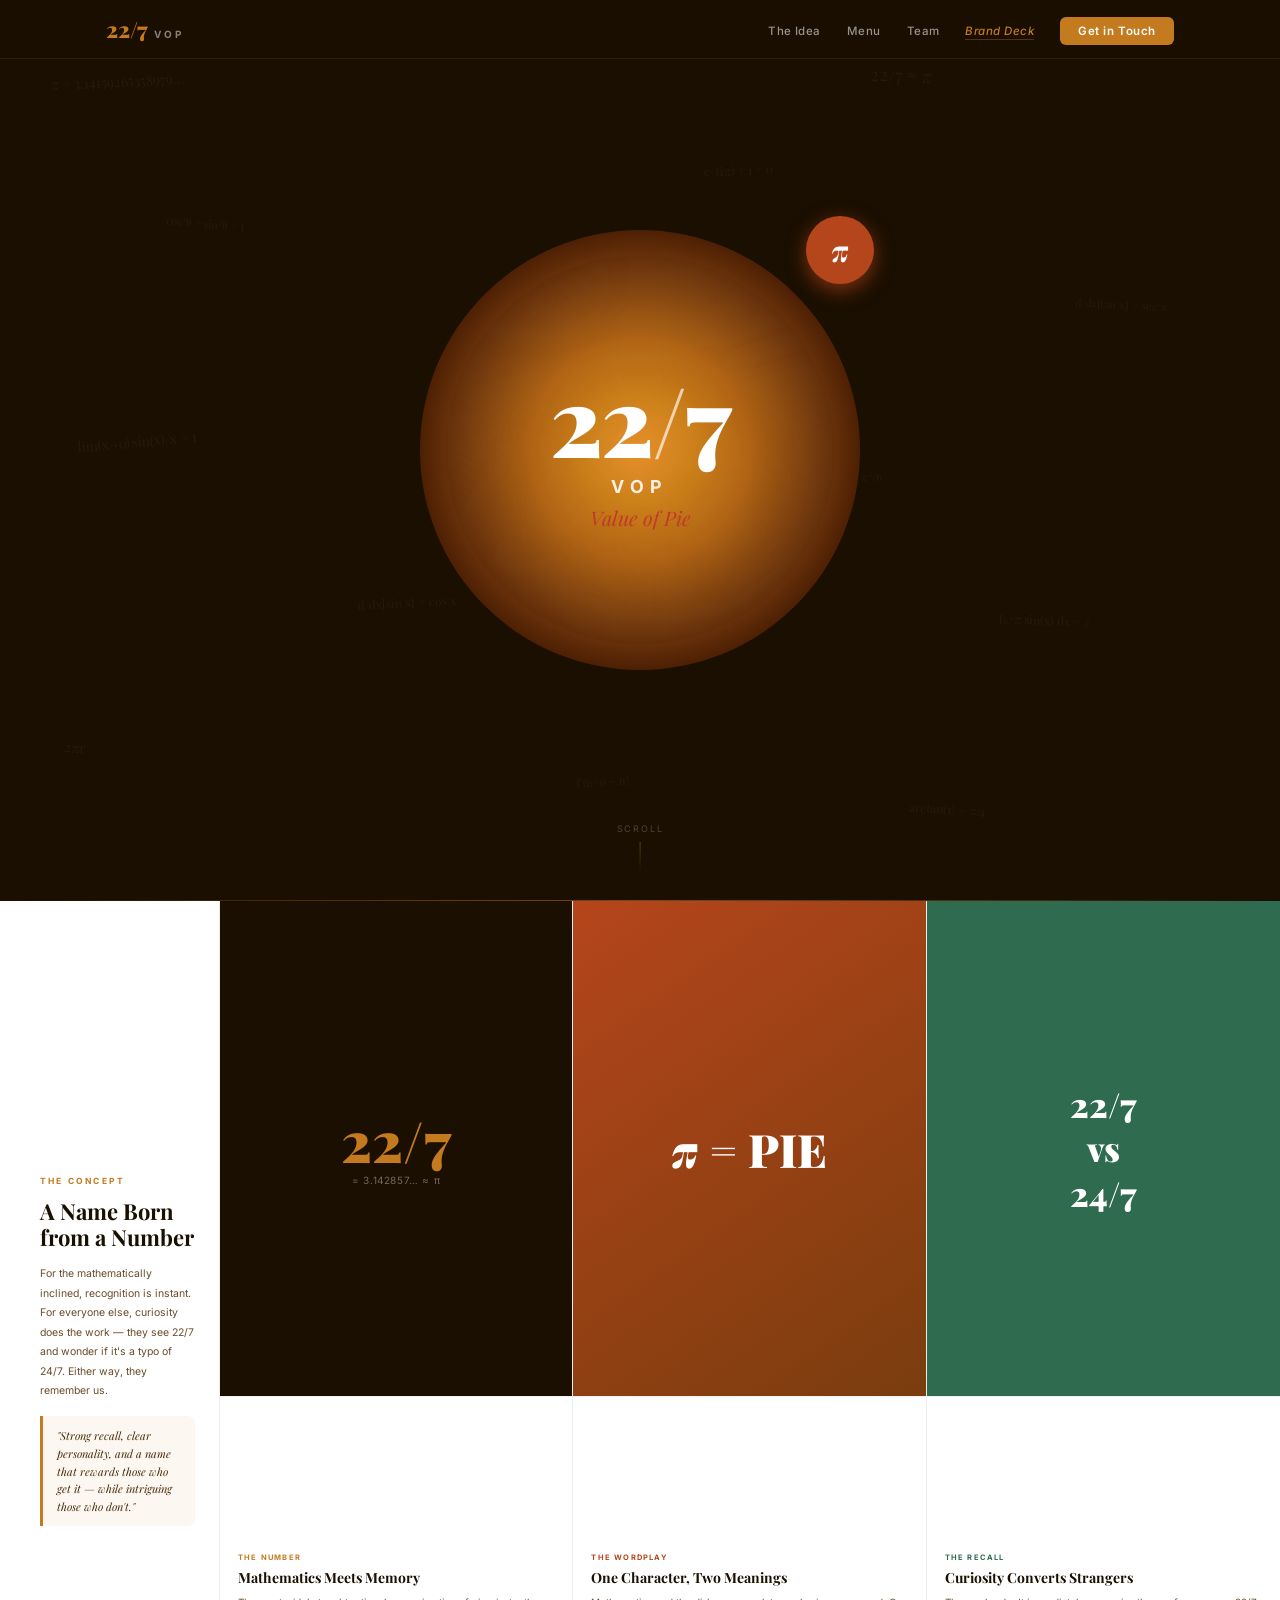
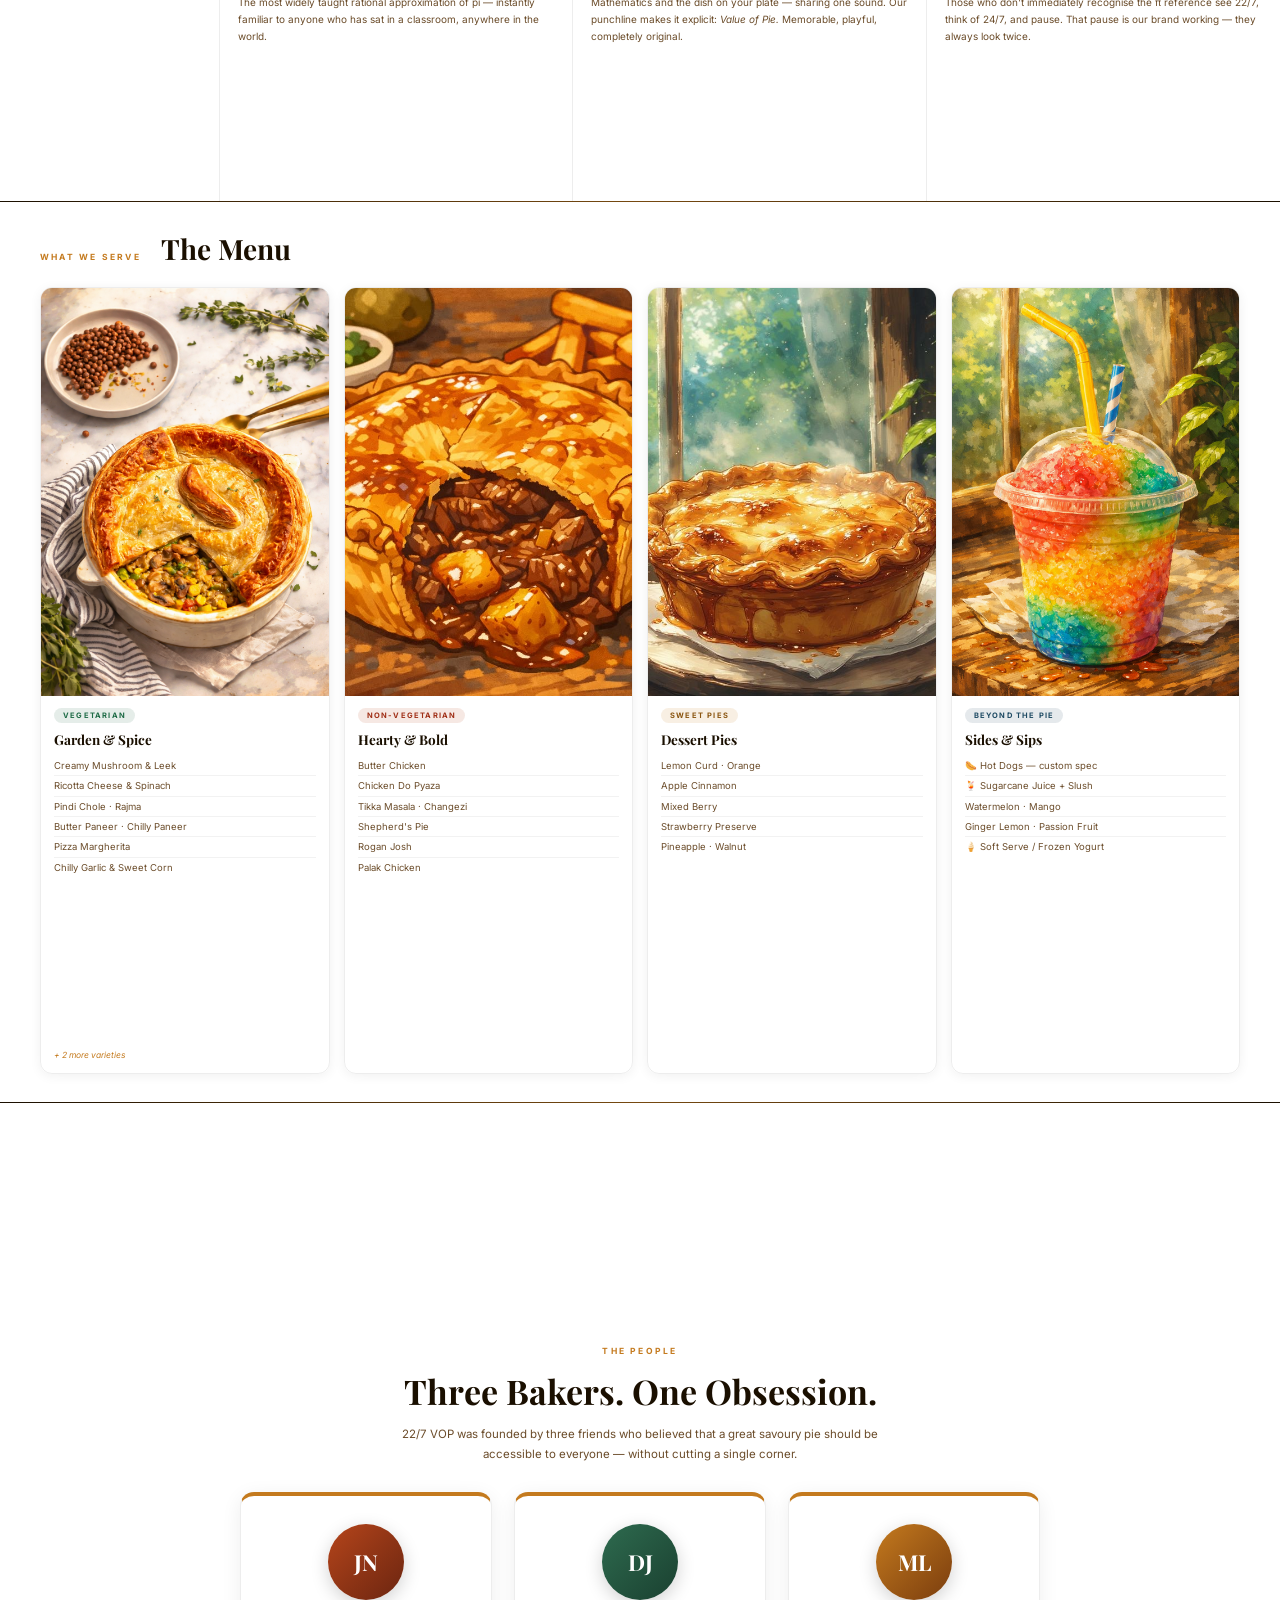
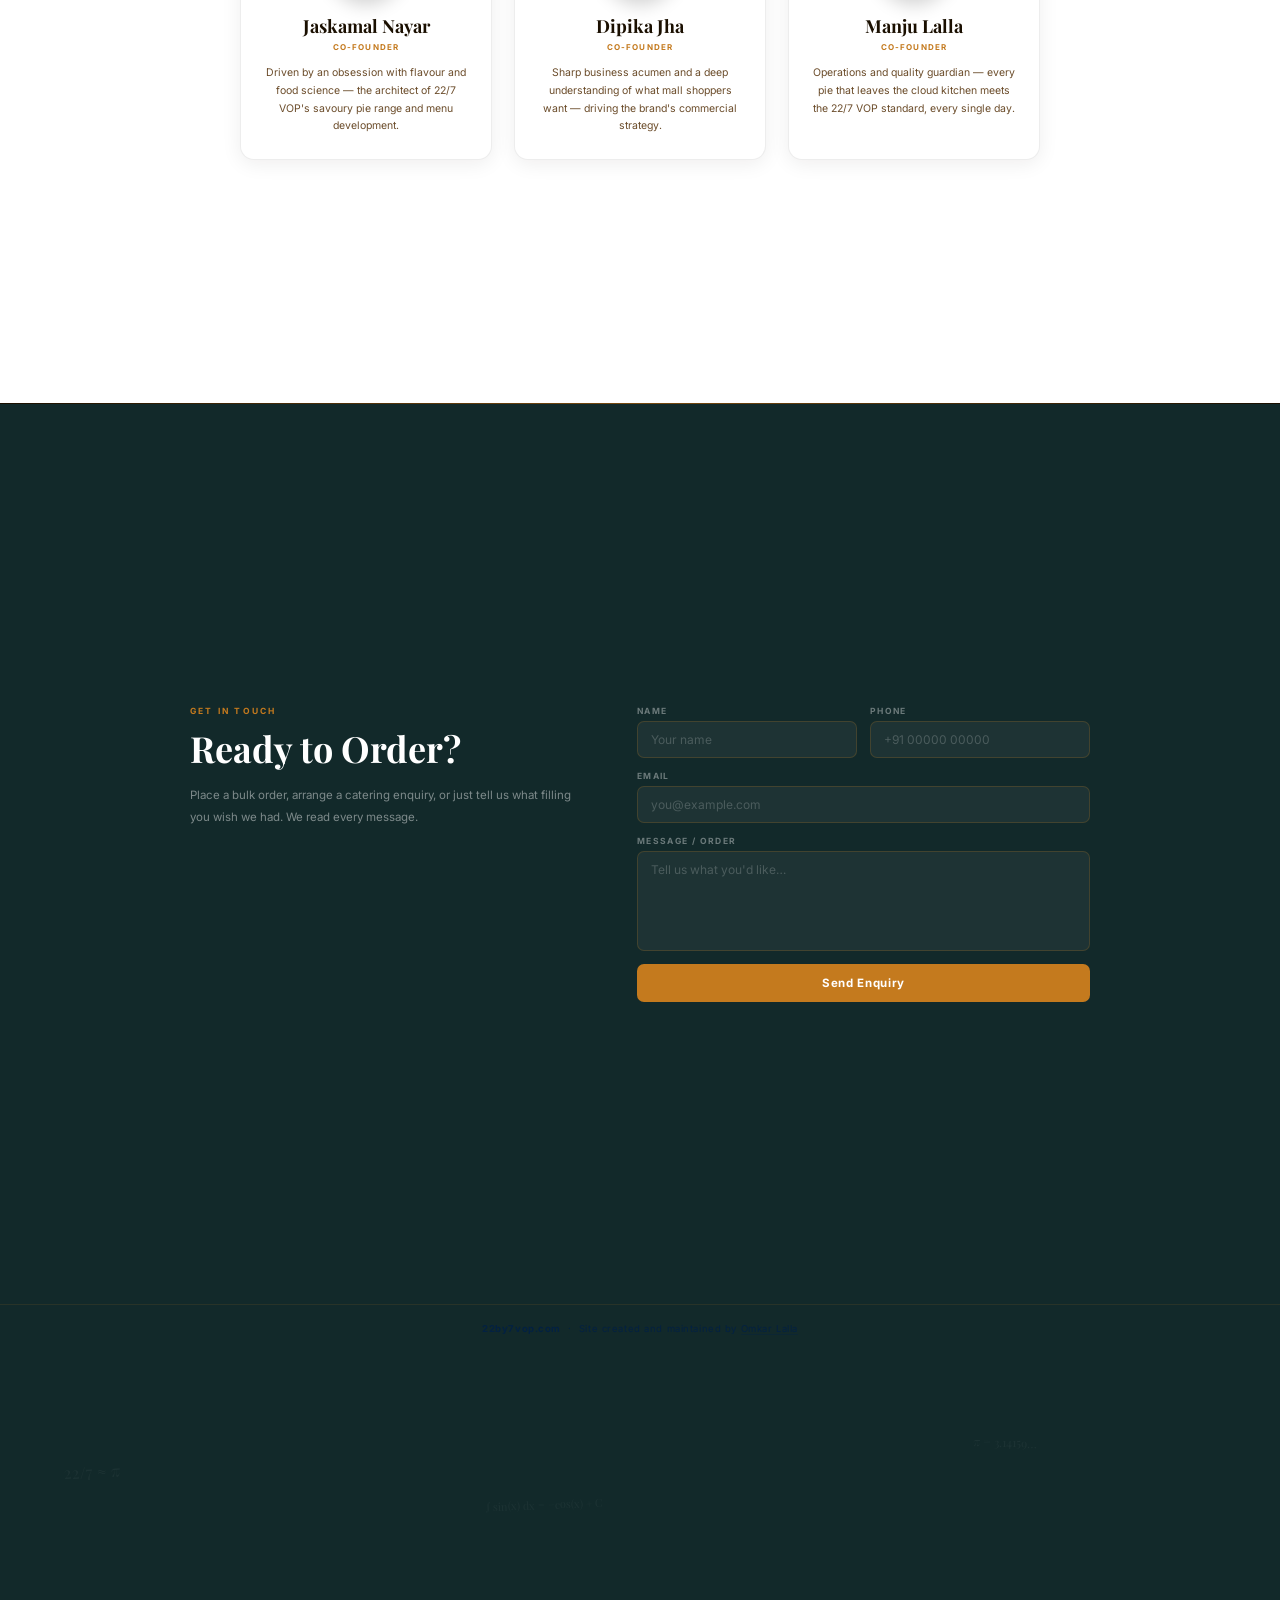
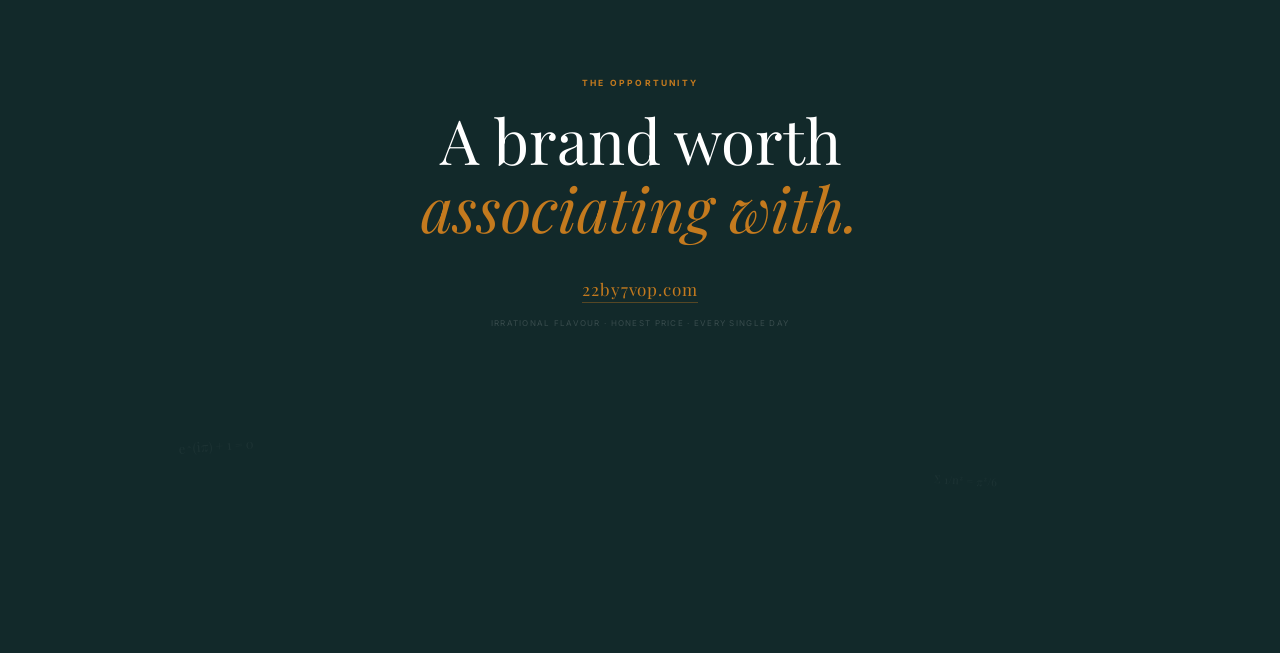
<file: index.html>
<!DOCTYPE html>
<html lang="en">
<head>
  <meta charset="UTF-8" />
  <meta name="viewport" content="width=device-width, initial-scale=1.0" />
  <title>22/7 VOP — Value of Pie</title>
  <link rel="preconnect" href="https://fonts.googleapis.com" />
  <link href="https://fonts.googleapis.com/css2?family=Playfair+Display:ital,wght@0,400;0,700;0,900;1,400;1,700&family=Inter:wght@300;400;500;600;700&display=swap" rel="stylesheet" />
  <style>
    :root {
      --crust:    #c47a1e;
      --crust-dk: #7a3d0e;
      --filling:  #b5451b;
      --herb:     #2e6b4f;
      --dark:     #1a0f00;
      --mid:      #4a2c0a;
      --muted:    #6b4c2a;
      --teal:     rgb(18, 41, 42);
    }

    *, *::before, *::after { box-sizing: border-box; margin: 0; padding: 0; }

    html { scroll-behavior: smooth; }

    body {
      font-family: 'Inter', sans-serif;
      background: var(--dark);
      overflow-x: hidden;
      user-select: none;
    }

    /* re-enable selection only inside form fields */
    input, textarea { user-select: text; }

    /* ── NAV ── */
    .nav {
      position: fixed; top: 0; left: 0; right: 0; z-index: 200;
      background: rgba(26,15,0,0.86);
      backdrop-filter: blur(16px);
      border-bottom: 1px solid rgba(196,122,30,0.14);
    }
    .nav-inner {
      max-width: 1140px; margin: 0 auto; padding: 0 36px;
      height: 58px; display: flex; align-items: center; justify-content: space-between;
    }
    .logo { display: flex; align-items: baseline; gap: 6px; text-decoration: none; }
    .logo-fraction {
      font-family: 'Playfair Display', serif; font-weight: 900; font-size: 22px;
      color: var(--crust); letter-spacing: -.01em;
    }
    .logo-vop {
      font-size: 10px; font-weight: 700; letter-spacing: .28em;
      text-transform: uppercase; color: rgba(255,255,255,.48);
    }
    .nav-links { list-style: none; display: flex; align-items: center; gap: 26px; }
    .nav-links a {
      font-size: 11.5px; font-weight: 500; color: rgba(255,255,255,.55);
      text-decoration: none; letter-spacing: .04em; transition: color .2s;
    }
    .nav-links a:hover { color: #fff; }
    .nav-links .btn-pitch {
      font-style: italic; color: var(--crust);
      border-bottom: 1px solid rgba(196,122,30,.35); padding-bottom: 1px;
    }
    .nav-links .btn-pitch:hover { color: #e09030; border-color: #e09030; }
    .nav-links .btn-nav {
      background: var(--crust); color: #fff !important;
      padding: 7px 18px; border-radius: 6px; font-weight: 600; font-style: normal;
      letter-spacing: .05em; border-bottom: none;
    }
    .nav-links .btn-nav:hover { background: #d4881f; }

    /* ── SHARED ── */
    .eyebrow {
      font-size: 8.5px; font-weight: 700; letter-spacing: .26em;
      text-transform: uppercase; color: var(--crust); display: block; margin-bottom: 12px;
    }

    /* ── SECTION BREAK ── */
    .vbreak {
      height: 1px;
      background: linear-gradient(90deg,
        transparent 0%,
        rgba(196,122,30,.22) 18%,
        rgba(196,122,30,.55) 50%,
        rgba(196,122,30,.22) 82%,
        transparent 100%
      );
      position: relative; z-index: 10;
    }

    /* ════════════════════════════════════════
       1 · HERO / COVER
    ════════════════════════════════════════ */
    .s-hero {
      height: 100vh;
      background: var(--dark);
      display: flex; align-items: center; justify-content: center;
      position: relative; overflow: hidden;
    }
    .hero-glow {
      position: absolute; inset: 0; pointer-events: none;
      background:
        radial-gradient(circle 56% at 50% 52%, rgba(196,122,30,.26) 0%, rgba(122,61,14,.10) 44%, transparent 76%),
        radial-gradient(circle 88% at 50% 52%, rgba(74,28,5,.30) 0%, transparent 100%);
    }
    .math-bg {
      position: absolute; inset: 0; pointer-events: none; overflow: hidden;
    }
    .math-bg span {
      position: absolute; font-family: 'Playfair Display', serif;
      white-space: nowrap; opacity: .042; color: #fff;
    }
    .brand-ring { position: relative; z-index: 2; }
    .brand-circle {
      width: clamp(260px, 36vw, 440px); height: clamp(260px, 36vw, 440px);
      border-radius: 50%;
      background: radial-gradient(circle at 50% 50%,
        #f0962c 0%, #d4841a 18%, #b86814 35%,
        #7a3d0e 56%, #3d1500 76%, #1a0f00 92%, #1a0f00 100%
      );
      display: flex; flex-direction: column; align-items: center; justify-content: center;
      text-align: center; padding: 30px; position: relative; overflow: hidden;
    }
    .pie-watermark {
      position: absolute; inset: 0; display: flex; align-items: center; justify-content: center;
      pointer-events: none; z-index: 0;
    }
    .pie-watermark img {
      width: 88%; height: 88%; object-fit: cover; border-radius: 50%; opacity: .042;
      filter: grayscale(100%) brightness(0.16) sepia(1) hue-rotate(155deg) saturate(1.4);
    }
    .bc-num {
      font-family: 'Playfair Display', serif; font-weight: 900;
      font-size: clamp(58px, 7.5vw, 96px);
      color: #fff; line-height: 1; letter-spacing: -.02em; position: relative; z-index: 1;
    }
    .bc-slash { color: rgba(255,255,255,.65); }
    .bc-vop {
      font-weight: 700; font-size: clamp(12px, 1.4vw, 18px); letter-spacing: .38em;
      color: rgba(255,255,255,.88); text-transform: uppercase; margin: 10px 0 8px;
      position: relative; z-index: 1;
    }
    .bc-sub {
      font-family: 'Playfair Display', serif; font-style: italic;
      font-size: clamp(13px, 1.6vw, 20px); color: #c0392b; line-height: 1.3;
      position: relative; z-index: 1;
    }
    .cover-ring {
      position: absolute; top: 50%; left: 50%; transform: translate(-50%,-50%);
      width: calc(clamp(260px, 36vw, 440px) + 42px);
      height: calc(clamp(260px, 36vw, 440px) + 42px);
      border-radius: 50%;
      background: radial-gradient(circle 50% at 50% 50%,
        transparent 0%, transparent 88%,
        rgba(201,121,23,.18) 90%, rgb(201,121,23) 92%,
        rgba(26,15,0,.85) 96%, rgba(26,15,0,0) 100%
      );
      pointer-events: none; z-index: 1;
    }
    .pi-badge {
      position: absolute; top: -14px; right: -14px;
      width: 68px; height: 68px; border-radius: 50%; background: var(--filling); color: #fff;
      font-family: 'Playfair Display', serif; font-size: 30px; font-weight: 700;
      display: flex; align-items: center; justify-content: center;
      box-shadow: 0 6px 20px rgba(181,69,27,.65);
    }
    .hero-scroll-hint {
      position: absolute; bottom: 28px; left: 50%; transform: translateX(-50%);
      font-size: 9px; letter-spacing: .2em; text-transform: uppercase;
      color: rgba(255,255,255,.22);
      display: flex; flex-direction: column; align-items: center; gap: 8px;
      animation: fadeFloat 2.8s ease-in-out infinite;
    }
    .hero-scroll-hint::after {
      content: ''; display: block; width: 1px; height: 30px;
      background: linear-gradient(to bottom, rgba(196,122,30,.45), transparent);
    }
    @keyframes fadeFloat {
      0%,100% { opacity: .22; transform: translateX(-50%) translateY(0); }
      50%      { opacity: .5;  transform: translateX(-50%) translateY(5px); }
    }

    /* ════════════════════════════════════════
       2 · THE IDEA
    ════════════════════════════════════════ */
    .s-idea {
      height: 100vh;
      background: #fff;
      display: grid;
      grid-template-columns: 220px 1fr;
    }
    .idea-text {
      padding: 0 24px 0 40px;
      display: flex; flex-direction: column; justify-content: center;
      border-right: 1px solid rgba(0,0,0,.07);
    }
    .idea-text h2 {
      font-family: 'Playfair Display', serif; font-size: 22px; line-height: 1.2;
      color: var(--dark); margin-bottom: 14px;
    }
    .idea-text p { font-size: 10.5px; line-height: 1.85; color: var(--muted); margin-bottom: 12px; }
    .idea-quote {
      border-left: 3px solid var(--crust); background: rgba(196,122,30,.06);
      padding: 11px 14px; border-radius: 0 7px 7px 0; margin-top: 4px;
    }
    .idea-quote p {
      font-family: 'Playfair Display', serif; font-style: italic;
      font-size: 11px; color: var(--mid); margin: 0; line-height: 1.6;
    }
    .idea-cards { display: grid; grid-template-columns: repeat(3, 1fr); overflow: hidden; }
    .icard { display: flex; flex-direction: column; border-right: 1px solid rgba(0,0,0,.07); }
    .icard:last-child { border-right: none; }
    .icard-visual {
      flex: 0 0 55%;
      display: flex; flex-direction: column; align-items: center; justify-content: center;
      text-align: center; padding: 24px 20px;
    }
    .icard-dark .icard-visual  { background: var(--dark); }
    .icard-red  .icard-visual  { background: linear-gradient(145deg, var(--filling), var(--crust-dk)); }
    .icard-green .icard-visual { background: var(--herb); }
    .icard-sym { font-family: 'Playfair Display', serif; font-weight: 900; color: #fff; line-height: 1; }
    .icard-dark  .icard-sym { font-size: 56px; color: var(--crust); }
    .icard-red   .icard-sym { font-size: 46px; }
    .icard-green .icard-sym { font-size: 42px; }
    .icard-sym-sub { font-size: 10px; color: rgba(255,255,255,.5); letter-spacing: .06em; margin-top: 6px; }
    .icard-dark .icard-sym-sub { color: rgba(255,255,255,.38); }
    .icard-body {
      flex: 1; padding: 18px 18px; background: #fff;
      display: flex; flex-direction: column; justify-content: center;
      border-top: 1px solid rgba(0,0,0,.06);
    }
    .icard-body .ic-tag {
      font-size: 7.5px; font-weight: 700; letter-spacing: .16em;
      text-transform: uppercase; margin-bottom: 7px; display: block;
    }
    .icard-dark  .ic-tag { color: var(--crust); }
    .icard-red   .ic-tag { color: var(--filling); }
    .icard-green .ic-tag { color: var(--herb); }
    .icard-body h3 {
      font-family: 'Playfair Display', serif; font-size: 14px;
      color: var(--dark); margin-bottom: 7px; line-height: 1.3;
    }
    .icard-body p { font-size: 10px; color: var(--muted); line-height: 1.7; }

    /* ════════════════════════════════════════
       3 · THE MENU
    ════════════════════════════════════════ */
    .s-menu {
      height: 100vh;
      background: #ffffff;
      color: var(--dark);
      padding: 28px 40px 28px;
      display: flex; flex-direction: column;
    }
    .s-menu .slide-hd {
      display: flex; align-items: baseline; gap: 20px; margin-bottom: 20px; flex-shrink: 0;
    }
    .s-menu .slide-hd h2 { font-family: 'Playfair Display', serif; font-size: 28px; color: var(--dark); }
    .s-menu .slide-hd .eyebrow { margin-bottom: 0; }
    .menu-cols {
      display: grid; grid-template-columns: repeat(4, 1fr);
      gap: 14px; flex: 1; min-height: 0;
    }
    .mcol {
      display: flex; flex-direction: column;
      border-radius: 12px; overflow: hidden;
      border: 1px solid rgba(0,0,0,.07);
      box-shadow: 0 2px 12px rgba(0,0,0,.06);
    }
    .mcol-img { flex: 0 0 52%; overflow: hidden; }
    .mcol-img img { width: 100%; height: 100%; object-fit: cover; display: block; }
    .mcol-body { flex: 1; padding: 12px 13px 13px; display: flex; flex-direction: column; }
    .mcol-tag {
      font-size: 7.5px; font-weight: 700; letter-spacing: .16em;
      text-transform: uppercase; padding: 3px 9px; border-radius: 999px;
      display: inline-block; margin-bottom: 7px; align-self: flex-start;
    }
    .mcol-tag.veg    { background: rgba(46,107,79,.12);  color: #1e6b46; }
    .mcol-tag.nonveg { background: rgba(181,69,27,.12);  color: #a03018; }
    .mcol-tag.sweet  { background: rgba(196,122,30,.12); color: #8a5510; }
    .mcol-tag.sides  { background: rgba(46,79,99,.12);   color: #1e4a63; }
    .mcol-body h3 { font-family: 'Playfair Display', serif; font-size: 13.5px; color: var(--dark); margin-bottom: 8px; }
    .mcol-items { list-style: none; flex: 1; }
    .mcol-items li {
      font-size: 9.5px; color: var(--muted);
      padding: 3px 0; border-bottom: 1px solid rgba(0,0,0,.05); line-height: 1.4;
    }
    .mcol-items li:last-child { border-bottom: none; }
    .mcol-more { font-size: 8.5px; font-style: italic; color: var(--crust); margin-top: 5px; }

    /* ════════════════════════════════════════
       4 · THE TEAM
    ════════════════════════════════════════ */
    .s-team {
      height: 100vh;
      background: #ffffff;
      color: var(--dark);
      padding: 36px 52px;
      display: flex; align-items: center; justify-content: center; flex-direction: column;
    }
    .s-team .slide-hd-c { text-align: center; margin-bottom: 28px; }
    .s-team .slide-hd-c h2 { font-family: 'Playfair Display', serif; font-size: 34px; color: var(--dark); margin-bottom: 10px; }
    .s-team .slide-hd-c p { font-size: 11.5px; color: var(--muted); line-height: 1.75; max-width: 480px; margin: 0 auto; }
    .team-cards { display: grid; grid-template-columns: repeat(3, 1fr); gap: 22px; width: 100%; max-width: 800px; }
    .tcard {
      background: #fff; border-radius: 14px; padding: 28px 22px 24px;
      text-align: center; border: 1px solid rgba(0,0,0,.07);
      box-shadow: 0 4px 20px rgba(26,15,0,.07); border-top: 4px solid var(--crust);
    }
    .tcard-avatar {
      width: 76px; height: 76px; border-radius: 50%; margin: 0 auto 14px;
      display: flex; align-items: center; justify-content: center;
      font-family: 'Playfair Display', serif; font-size: 22px; font-weight: 700;
      color: #fff; box-shadow: 0 5px 18px rgba(0,0,0,.18);
    }
    .tcard h3 { font-family: 'Playfair Display', serif; font-size: 18px; color: var(--dark); margin-bottom: 4px; }
    .tcard .role { font-size: 8px; font-weight: 700; letter-spacing: .14em; text-transform: uppercase; color: var(--crust); margin-bottom: 12px; }
    .tcard p { font-size: 10.5px; color: var(--muted); line-height: 1.7; }

    /* ════════════════════════════════════════
       5 · CONTACT FORM
    ════════════════════════════════════════ */
    .s-contact {
      height: 100vh;
      background: var(--teal);
      padding: 0 52px;
      display: flex; align-items: center; justify-content: center;
      position: relative; overflow: hidden;
    }
    .contact-glow {
      position: absolute; inset: 0; pointer-events: none;
      background: radial-gradient(circle 55% at 50% 100%, rgba(196,122,30,.10) 0%, transparent 65%);
    }
    .contact-inner {
      position: relative; z-index: 1;
      width: 100%; max-width: 900px;
      display: grid; grid-template-columns: 1fr 1fr; gap: 64px; align-items: start;
    }
    .contact-left .eyebrow { color: var(--crust); }
    .contact-left h2 {
      font-family: 'Playfair Display', serif; font-size: 36px; line-height: 1.15;
      color: #fff; margin-bottom: 16px;
    }
    .contact-left p { font-size: 11.5px; color: rgba(255,255,255,.45); line-height: 1.85; margin-bottom: 22px; }
    .contact-detail { font-size: 11px; color: rgba(255,255,255,.38); }
    .contact-form { display: flex; flex-direction: column; gap: 13px; }
    .form-row { display: grid; grid-template-columns: 1fr 1fr; gap: 13px; }
    .form-group { display: flex; flex-direction: column; gap: 5px; }
    .form-group label {
      font-size: 8.5px; font-weight: 700; letter-spacing: .16em;
      text-transform: uppercase; color: rgba(255,255,255,.38);
    }
    .form-group input,
    .form-group textarea {
      background: rgba(255,255,255,.05);
      border: 1px solid rgba(196,122,30,.22);
      border-radius: 7px; padding: 10px 13px;
      font-family: 'Inter', sans-serif; font-size: 12px;
      color: #fff; outline: none;
      transition: border-color .2s, background .2s;
    }
    .form-group input::placeholder,
    .form-group textarea::placeholder { color: rgba(255,255,255,.2); }
    .form-group input:focus,
    .form-group textarea:focus {
      border-color: var(--crust); background: rgba(196,122,30,.07);
    }
    .form-group textarea { resize: none; height: 100px; }
    .btn-submit {
      background: var(--crust); color: #fff; border: none;
      padding: 12px 28px; border-radius: 7px;
      font-family: 'Inter', sans-serif; font-size: 11.5px; font-weight: 700;
      letter-spacing: .06em; cursor: pointer;
      transition: background .2s;
    }
    .btn-submit:hover { background: #d4881f; }

    /* ════════════════════════════════════════
       CREDIT STRIP
    ════════════════════════════════════════ */
    .credit-strip {
      background: var(--teal);
      border-top: 1px solid rgba(196,122,30,.12);
      padding: 16px 32px;
      text-align: center;
    }
    .credit-strip p { font-size: 9.5px; color: rgb(3, 33, 66); letter-spacing: .06em; line-height: 1.7; }
    .credit-strip a {
      color: rgb(3, 33, 66); text-decoration: none;
      border-bottom: 1px solid rgba(3,33,66,.4);
      transition: color .2s, border-color .2s;
    }
    .credit-strip a:hover { color: rgb(5, 55, 110); border-color: rgb(5,55,110); }

    /* ════════════════════════════════════════
       6 · CLOSING
    ════════════════════════════════════════ */
    .s-close {
      height: 100vh;
      background: var(--teal);
      display: flex; flex-direction: column; align-items: center; justify-content: center;
      text-align: center; padding: 80px 24px;
      position: relative; overflow: hidden;
    }
    .close-glow {
      position: absolute; inset: 0; pointer-events: none;
      background:
        radial-gradient(circle 52% at 50% 50%, rgba(196,122,30,.18) 0%, rgba(122,61,14,.06) 44%, transparent 74%),
        radial-gradient(circle 85% at 50% 50%, rgba(0,0,0,.22) 0%, transparent 100%);
    }
    .close-math { position: absolute; inset: 0; pointer-events: none; overflow: hidden; }
    .close-math span {
      position: absolute; font-family: 'Playfair Display', serif;
      white-space: nowrap; opacity: .04; color: #fff;
    }
    .close-content { position: relative; z-index: 1; }
    .close-headline {
      font-family: 'Playfair Display', serif;
      font-size: clamp(40px, 6.5vw, 62px); line-height: 1.1; color: #fff;
      margin: 18px 0 36px;
    }
    .close-headline em { font-style: italic; color: var(--crust); }
    .close-url {
      font-family: 'Playfair Display', serif; font-size: 17px;
      color: var(--crust); letter-spacing: .05em; text-decoration: none;
      border-bottom: 1px solid rgba(196,122,30,.38); padding-bottom: 2px;
    }
    .close-url:hover { color: #e09030; border-color: #e09030; }
    .close-foot {
      margin-top: 18px; font-size: 8px;
      color: rgba(255,255,255,.16); letter-spacing: .16em; text-transform: uppercase;
    }
  </style>
</head>
<body>

  <!-- NAV -->
  <nav class="nav">
    <div class="nav-inner">
      <a href="#" class="logo">
        <span class="logo-fraction">22/7</span>
        <span class="logo-vop">VOP</span>
      </a>
      <ul class="nav-links">
        <li><a href="#idea">The Idea</a></li>
        <li><a href="#menu">Menu</a></li>
        <li><a href="#team">Team</a></li>
        <li><a href="/brandpresentation" class="btn-pitch">Brand Deck</a></li>
        <li><a href="#contact" class="btn-nav">Get in Touch</a></li>
      </ul>
    </div>
  </nav>

  <!-- ════════════════════════════════════════
       1 · HERO / COVER
  ════════════════════════════════════════ -->
  <section class="s-hero">
    <div class="hero-glow"></div>
    <div class="math-bg" aria-hidden="true">
      <span style="left:4%;top:8%;font-size:14px;transform:rotate(-3deg)">π = 3.14159265358979…</span>
      <span style="left:68%;top:7%;font-size:18px;transform:rotate(2deg)">22/7 ≈ π</span>
      <span style="left:13%;top:24%;font-size:11px;transform:rotate(5deg)">cos²θ + sin²θ = 1</span>
      <span style="left:55%;top:18%;font-size:12px;transform:rotate(-2deg)">e^(iπ) + 1 = 0</span>
      <span style="left:84%;top:33%;font-size:11px;transform:rotate(3deg)">d/dx[tan x] = sec²x</span>
      <span style="left:6%;top:48%;font-size:14px;transform:rotate(-5deg)">lim(x→0) sin(x)/x = 1</span>
      <span style="left:64%;top:52%;font-size:11px;transform:rotate(3deg)">∑ 1/n² = π²/6</span>
      <span style="left:28%;top:66%;font-size:12px;transform:rotate(-3deg)">d/dx[sin x] = cos x</span>
      <span style="left:78%;top:68%;font-size:12px;transform:rotate(2deg)">∫₀^π sin(x) dx = 2</span>
      <span style="left:5%;top:82%;font-size:14px;transform:rotate(4deg)">2πr</span>
      <span style="left:45%;top:86%;font-size:11px;transform:rotate(-2deg)">Γ(n+1) = n!</span>
      <span style="left:71%;top:89%;font-size:12px;transform:rotate(3deg)">arctan(1) = π/4</span>
    </div>
    <div class="brand-ring">
      <div class="cover-ring"></div>
      <div class="brand-circle">
        <div class="pie-watermark">
          <img src="veg pie.png" alt="" role="presentation" />
        </div>
        <div class="bc-num">22<span class="bc-slash">/</span>7</div>
        <div class="bc-vop">VOP</div>
        <div class="bc-sub">Value of Pie</div>
      </div>
      <div class="pi-badge">π</div>
    </div>
    <div class="hero-scroll-hint">scroll</div>
  </section>

  <div class="vbreak"></div>

  <!-- ════════════════════════════════════════
       2 · THE IDEA
  ════════════════════════════════════════ -->
  <section class="s-idea" id="idea">
    <div class="idea-text">
      <span class="eyebrow">The Concept</span>
      <h2>A Name Born<br/>from a Number</h2>
      <p>For the mathematically inclined, recognition is instant. For everyone else, curiosity does the work — they see 22/7 and wonder if it's a typo of 24/7. Either way, they remember us.</p>
      <div class="idea-quote">
        <p>"Strong recall, clear personality, and a name that rewards those who get it — while intriguing those who don't."</p>
      </div>
    </div>
    <div class="idea-cards">
      <div class="icard icard-dark">
        <div class="icard-visual">
          <div class="icard-sym">22/7</div>
          <div class="icard-sym-sub">= 3.142857… ≈ π</div>
        </div>
        <div class="icard-body">
          <span class="ic-tag">The Number</span>
          <h3>Mathematics Meets Memory</h3>
          <p>The most widely taught rational approximation of pi — instantly familiar to anyone who has sat in a classroom, anywhere in the world.</p>
        </div>
      </div>
      <div class="icard icard-red">
        <div class="icard-visual">
          <div class="icard-sym">π = PIE</div>
        </div>
        <div class="icard-body">
          <span class="ic-tag">The Wordplay</span>
          <h3>One Character, Two Meanings</h3>
          <p>Mathematics and the dish on your plate — sharing one sound. Our punchline makes it explicit: <em>Value of Pie.</em> Memorable, playful, completely original.</p>
        </div>
      </div>
      <div class="icard icard-green">
        <div class="icard-visual">
          <div class="icard-sym" style="font-size:34px;text-align:center;line-height:1.3">22/7<br/>vs<br/>24/7</div>
        </div>
        <div class="icard-body">
          <span class="ic-tag">The Recall</span>
          <h3>Curiosity Converts Strangers</h3>
          <p>Those who don't immediately recognise the π reference see 22/7, think of 24/7, and pause. That pause is our brand working — they always look twice.</p>
        </div>
      </div>
    </div>
  </section>

  <div class="vbreak"></div>

  <!-- ════════════════════════════════════════
       3 · THE MENU
  ════════════════════════════════════════ -->
  <section class="s-menu" id="menu">
    <div class="slide-hd">
      <span class="eyebrow">What We Serve</span>
      <h2>The Menu</h2>
    </div>
    <div class="menu-cols">
      <div class="mcol">
        <div class="mcol-img"><img src="veg pie.png" alt="Vegetarian Pies" /></div>
        <div class="mcol-body">
          <span class="mcol-tag veg">Vegetarian</span>
          <h3>Garden &amp; Spice</h3>
          <ul class="mcol-items">
            <li>Creamy Mushroom &amp; Leek</li>
            <li>Ricotta Cheese &amp; Spinach</li>
            <li>Pindi Chole · Rajma</li>
            <li>Butter Paneer · Chilly Paneer</li>
            <li>Pizza Margherita</li>
            <li>Chilly Garlic &amp; Sweet Corn</li>
          </ul>
          <div class="mcol-more">+ 2 more varieties</div>
        </div>
      </div>
      <div class="mcol">
        <div class="mcol-img"><img src="meat pie.png" alt="Non-Vegetarian Pies" /></div>
        <div class="mcol-body">
          <span class="mcol-tag nonveg">Non-Vegetarian</span>
          <h3>Hearty &amp; Bold</h3>
          <ul class="mcol-items">
            <li>Butter Chicken</li>
            <li>Chicken Do Pyaza</li>
            <li>Tikka Masala · Changezi</li>
            <li>Shepherd's Pie</li>
            <li>Rogan Josh</li>
            <li>Palak Chicken</li>
          </ul>
        </div>
      </div>
      <div class="mcol">
        <div class="mcol-img"><img src="sweet pie.png" alt="Sweet Pies" /></div>
        <div class="mcol-body">
          <span class="mcol-tag sweet">Sweet Pies</span>
          <h3>Dessert Pies</h3>
          <ul class="mcol-items">
            <li>Lemon Curd · Orange</li>
            <li>Apple Cinnamon</li>
            <li>Mixed Berry</li>
            <li>Strawberry Preserve</li>
            <li>Pineapple · Walnut</li>
          </ul>
        </div>
      </div>
      <div class="mcol">
        <div class="mcol-img"><img src="slush.png" alt="Beverages and Sides" /></div>
        <div class="mcol-body">
          <span class="mcol-tag sides">Beyond the Pie</span>
          <h3>Sides &amp; Sips</h3>
          <ul class="mcol-items">
            <li>🌭 Hot Dogs — custom spec</li>
            <li>🍹 Sugarcane Juice + Slush</li>
            <li>Watermelon · Mango</li>
            <li>Ginger Lemon · Passion Fruit</li>
            <li>🍦 Soft Serve / Frozen Yogurt</li>
          </ul>
        </div>
      </div>
    </div>
  </section>

  <div class="vbreak"></div>

  <!-- ════════════════════════════════════════
       4 · THE TEAM
  ════════════════════════════════════════ -->
  <section class="s-team" id="team">
    <div class="slide-hd-c">
      <span class="eyebrow">The People</span>
      <h2>Three Bakers. One Obsession.</h2>
      <p>22/7 VOP was founded by three friends who believed that a great savoury pie should be accessible to everyone — without cutting a single corner.</p>
    </div>
    <div class="team-cards">
      <div class="tcard">
        <div class="tcard-avatar" style="background:linear-gradient(135deg,#b5451b,#6b2510)">JN</div>
        <h3>Jaskamal Nayar</h3>
        <div class="role">Co-Founder</div>
        <p>Driven by an obsession with flavour and food science — the architect of 22/7 VOP's savoury pie range and menu development.</p>
      </div>
      <div class="tcard">
        <div class="tcard-avatar" style="background:linear-gradient(135deg,#2e6b4f,#1a4030)">DJ</div>
        <h3>Dipika Jha</h3>
        <div class="role">Co-Founder</div>
        <p>Sharp business acumen and a deep understanding of what mall shoppers want — driving the brand's commercial strategy.</p>
      </div>
      <div class="tcard">
        <div class="tcard-avatar" style="background:linear-gradient(135deg,#c47a1e,#7a3d0e)">ML</div>
        <h3>Manju Lalla</h3>
        <div class="role">Co-Founder</div>
        <p>Operations and quality guardian — every pie that leaves the cloud kitchen meets the 22/7 VOP standard, every single day.</p>
      </div>
    </div>
  </section>

  <div class="vbreak"></div>

  <!-- ════════════════════════════════════════
       5 · CONTACT FORM
  ════════════════════════════════════════ -->
  <section class="s-contact" id="contact">
    <div class="contact-glow"></div>
    <div class="contact-inner">
      <div class="contact-left">
        <span class="eyebrow">Get in Touch</span>
        <h2>Ready to Order?</h2>
        <p>Place a bulk order, arrange a catering enquiry, or just tell us what filling you wish we had. We read every message.</p>
      </div>
      <form class="contact-form" action="https://formspree.io/f/xzdjekpj" method="POST">
        <input type="hidden" name="_next" value="https://22by7vop.com/?sent=1" />
        <input type="hidden" name="_subject" value="New enquiry — 22/7 VOP" />
        <input type="text" name="_gotcha" style="display:none" />
        <div class="form-row">
          <div class="form-group">
            <label for="name">Name</label>
            <input type="text" id="name" name="name" placeholder="Your name" required />
          </div>
          <div class="form-group">
            <label for="phone">Phone</label>
            <input type="tel" id="phone" name="phone" placeholder="+91 00000 00000" />
          </div>
        </div>
        <div class="form-group">
          <label for="email">Email</label>
          <input type="email" id="email" name="email" placeholder="you@example.com" required />
        </div>
        <div class="form-group">
          <label for="message">Message / Order</label>
          <textarea id="message" name="message" placeholder="Tell us what you'd like…" required></textarea>
        </div>
        <button type="submit" class="btn-submit">Send Enquiry</button>
      </form>
    </div>
  </section>

  <!-- CREDIT STRIP -->
  <div class="credit-strip">
    <p>
      <strong style="color:rgb(3,33,66)">22by7vop.com</strong>
      &nbsp;·&nbsp;
      Site created and maintained by
      <a href="https://omkarlalla-code.github.io" target="_blank" rel="noopener">Omkar Lalla</a>
    </p>
  </div>

  <!-- ════════════════════════════════════════
       6 · CLOSING
  ════════════════════════════════════════ -->
  <section class="s-close">
    <div class="close-glow"></div>
    <div class="close-math" aria-hidden="true">
      <span style="left:5%;top:12%;font-size:16px;transform:rotate(-3deg)">22/7 ≈ π</span>
      <span style="left:76%;top:9%;font-size:12px;transform:rotate(2deg)">π = 3.14159…</span>
      <span style="left:14%;top:76%;font-size:13px;transform:rotate(-4deg)">e^(iπ) + 1 = 0</span>
      <span style="left:73%;top:80%;font-size:11px;transform:rotate(3deg)">∑ 1/n² = π²/6</span>
      <span style="left:38%;top:16%;font-size:11px;transform:rotate(-2deg)">∫ sin(x) dx = −cos(x) + C</span>
    </div>
    <div class="close-content">
      <span class="eyebrow" style="text-align:center">The Opportunity</span>
      <div class="close-headline">A brand worth<br/><em>associating with.</em></div>
      <a class="close-url" href="https://22by7vop.com">22by7vop.com</a>
      <div class="close-foot">Irrational Flavour · Honest Price · Every Single Day</div>
    </div>
  </section>

</body>
</html>
</file>
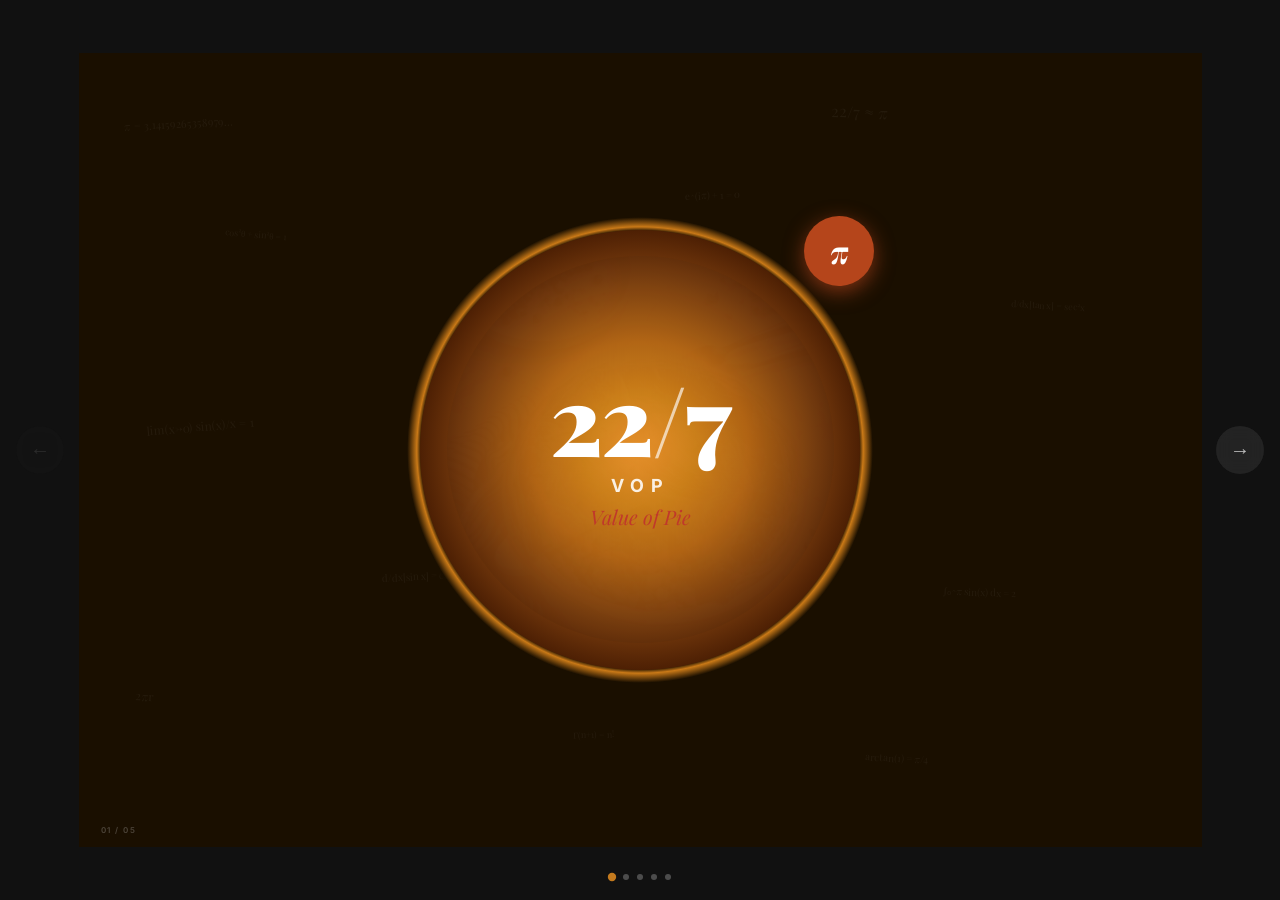
<file: brandpresentation/index.html>
<!DOCTYPE html>
<html lang="en">
<head>
  <meta charset="UTF-8" />
  <meta name="viewport" content="width=device-width, initial-scale=1.0" />
  <title>22/7 VOP — Brand Pitch</title>
  <link rel="preconnect" href="https://fonts.googleapis.com" />
  <link href="https://fonts.googleapis.com/css2?family=Playfair+Display:ital,wght@0,400;0,700;0,900;1,400;1,700&family=Inter:wght@300;400;500;600;700&display=swap" rel="stylesheet" />
  <style>
    :root {
      --crust:    #c47a1e;
      --crust-dk: #7a3d0e;
      --filling:  #b5451b;
      --herb:     #2e6b4f;
      --dark:     #1a0f00;
      --mid:      #4a2c0a;
      --muted:    #6b4c2a;
    }

    *, *::before, *::after { box-sizing: border-box; margin: 0; padding: 0; }
    html, body { height: 100%; overflow: hidden; }

    body {
      font-family: 'Inter', sans-serif;
      background: #111;
    }

    /* ── FULLSCREEN STAGE ── */
    #stage {
      position: fixed;
      inset: 0;
      display: flex;
      align-items: center;
      justify-content: center;
    }

    /* ── SLIDE WRAPPERS ── */
    .slide-wrap {
      position: absolute;
      flex-shrink: 0;
      transition: transform 0.62s cubic-bezier(0.77, 0, 0.175, 1),
                  opacity   0.52s ease;
      will-change: transform, opacity;
    }
    /* States */
    .slide-wrap.is-active { transform: translateX(0)     scale(1);   opacity: 1;   pointer-events: auto;   z-index: 2; }
    .slide-wrap.is-prev   { transform: translateX(-105%) scale(0.96); opacity: 0;   pointer-events: none;   z-index: 1; }
    .slide-wrap.is-next   { transform: translateX(105%)  scale(0.96); opacity: 0;   pointer-events: none;   z-index: 1; }
    .slide-wrap.is-hidden { transform: translateX(105%)  scale(0.96); opacity: 0;   pointer-events: none;   z-index: 0; display:none; }

    /* ── THE SLIDE ITSELF ── */
    .slide {
      width: 297mm;
      height: 210mm;
      position: absolute;
      top: 0; left: 0;
      transform-origin: top left;
      overflow: hidden;
      font-size: 13px;
    }

    /* ── MATH TEXTURE ── */
    .math-bg {
      position: absolute;
      inset: 0;
      pointer-events: none;
      user-select: none;
      overflow: hidden;
    }
    .math-bg span {
      position: absolute;
      font-family: 'Playfair Display', serif;
      white-space: nowrap;
      opacity: .042;
      color: #fff;
    }

    /* ══════════════════════════════════════
       SLIDE 1 — COVER
    ══════════════════════════════════════ */
    .s-cover {
      background: var(--dark);
      display: flex;
      flex-direction: column;
      align-items: center;
      justify-content: center;
      padding: 0;
    }
    .cover-glow {
      position: absolute;
      inset: 0;
      background:
        radial-gradient(circle 62% at 50% 50%, rgba(196,122,30,.28) 0%, rgba(122,61,14,.12) 45%, transparent 78%),
        radial-gradient(circle 90% at 50% 50%, rgba(74,28,5,.35) 0%, transparent 100%);
      pointer-events: none;
    }
    .brand-ring {
      position: relative;
      z-index: 2;
      flex-shrink: 0;
    }
    .brand-circle {
      width: 440px;
      height: 440px;
      border-radius: 50%;
      background: radial-gradient(circle at 50% 50%,
        #f0962c 0%, #d4841a 18%, #b86814 35%,
        #7a3d0e 56%, #3d1500 76%, #1a0f00 92%, #1a0f00 100%
      );
      display: flex;
      flex-direction: column;
      align-items: center;
      justify-content: center;
      text-align: center;
      padding: 30px;
      position: relative;
      overflow: hidden;
    }
    .pie-watermark {
      position: absolute;
      inset: 0;
      display: flex;
      align-items: center;
      justify-content: center;
      pointer-events: none;
      z-index: 0;
    }
    .pie-watermark img {
      width: 88%;
      height: 88%;
      object-fit: cover;
      border-radius: 50%;
      opacity: 0.042;
      filter: grayscale(100%) brightness(0.16) sepia(1) hue-rotate(155deg) saturate(1.4);
    }
    .bc-num {
      font-family: 'Playfair Display', serif;
      font-weight: 900;
      font-size: 96px;
      color: #fff;
      line-height: 1;
      letter-spacing: -.02em;
      position: relative;
      z-index: 1;
    }
    .bc-slash { color: rgba(255,255,255,.65); }
    .bc-vop {
      font-weight: 700;
      font-size: 18px;
      letter-spacing: .38em;
      color: rgba(255,255,255,.88);
      text-transform: uppercase;
      margin: 10px 0 8px;
      position: relative;
      z-index: 1;
    }
    .bc-sub {
      font-family: 'Playfair Display', serif;
      font-style: italic;
      font-size: 20px;
      color: #c0392b;
      line-height: 1.3;
      position: relative;
      z-index: 1;
    }
    .cover-ring {
      position: absolute;
      top: 50%; left: 50%;
      transform: translate(-50%, -50%);
      width: 480px; height: 480px;
      border-radius: 50%;
      background: radial-gradient(circle 240px at 50% 50%,
        transparent           0%,
        transparent           90%,
        rgba(201,121,23,.2)   91.5%,
        rgb(201,121,23)       93%,
        rgba(26,15,0,.9)      97%,
        rgba(26,15,0,0)       100%
      );
      pointer-events: none;
      z-index: 1;
    }
    .pi-badge {
      position: absolute;
      top: -14px; right: -14px;
      width: 70px; height: 70px;
      border-radius: 50%;
      background: var(--filling);
      color: #fff;
      font-family: 'Playfair Display', serif;
      font-size: 32px; font-weight: 700;
      display: flex; align-items: center; justify-content: center;
      box-shadow: 0 6px 20px rgba(181,69,27,.65);
    }

    /* ══════════════════════════════════════
       SLIDE 2 — THE IDEA
    ══════════════════════════════════════ */
    .s-idea {
      background: #ffffff;
      display: grid;
      grid-template-columns: 220px 1fr;
      overflow: hidden;
    }
    .idea-text {
      padding: 36px 24px 36px 40px;
      display: flex;
      flex-direction: column;
      justify-content: center;
      border-right: 1px solid rgba(0,0,0,.07);
    }
    .idea-text .eyebrow {
      font-size: 8px; font-weight: 700; letter-spacing: .22em;
      text-transform: uppercase; color: var(--crust);
      display: block; margin-bottom: 10px;
    }
    .idea-text h2 {
      font-family: 'Playfair Display', serif;
      font-size: 22px; line-height: 1.2; color: var(--dark); margin-bottom: 14px;
    }
    .idea-text p {
      font-size: 10.5px; line-height: 1.8; color: var(--muted); margin-bottom: 12px;
    }
    .idea-quote {
      border-left: 3px solid var(--crust);
      background: rgba(196,122,30,.06);
      padding: 11px 14px;
      border-radius: 0 7px 7px 0;
      margin-top: 4px;
    }
    .idea-quote p {
      font-family: 'Playfair Display', serif;
      font-style: italic; font-size: 11px; color: var(--mid); margin: 0; line-height: 1.6;
    }
    .idea-cards { display: grid; grid-template-columns: repeat(3, 1fr); }
    .icard { display: flex; flex-direction: column; border-right: 1px solid rgba(0,0,0,.07); }
    .icard:last-child { border-right: none; }
    .icard-visual {
      flex: 0 0 55%;
      display: flex; flex-direction: column; align-items: center; justify-content: center;
      text-align: center; padding: 24px 20px; position: relative; overflow: hidden;
    }
    .icard-dark .icard-visual  { background: var(--dark); }
    .icard-red  .icard-visual  { background: linear-gradient(145deg, var(--filling), var(--crust-dk)); }
    .icard-green .icard-visual { background: var(--herb); }
    .icard-sym {
      font-family: 'Playfair Display', serif; font-weight: 900; color: #fff; line-height: 1;
    }
    .icard-dark  .icard-sym { font-size: 56px; color: var(--crust); }
    .icard-red   .icard-sym { font-size: 46px; }
    .icard-green .icard-sym { font-size: 42px; }
    .icard-sym-sub { font-size: 10px; color: rgba(255,255,255,.5); letter-spacing: .06em; margin-top: 6px; }
    .icard-dark .icard-sym-sub { color: rgba(255,255,255,.38); }
    .icard-body {
      flex: 1; padding: 18px 18px; background: #fff;
      display: flex; flex-direction: column; justify-content: center;
      border-top: 1px solid rgba(0,0,0,.06);
    }
    .icard-body .ic-tag {
      font-size: 7.5px; font-weight: 700; letter-spacing: .16em;
      text-transform: uppercase; margin-bottom: 7px; display: block;
    }
    .icard-dark  .ic-tag { color: var(--crust); }
    .icard-red   .ic-tag { color: var(--filling); }
    .icard-green .ic-tag { color: var(--herb); }
    .icard-body h3 {
      font-family: 'Playfair Display', serif; font-size: 14px;
      color: var(--dark); margin-bottom: 7px; line-height: 1.3;
    }
    .icard-body p { font-size: 10px; color: var(--muted); line-height: 1.7; }

    /* ══════════════════════════════════════
       SLIDE 3 — THE MENU
    ══════════════════════════════════════ */
    .s-menu {
      background: #ffffff;
      color: var(--dark);
      padding: 28px 40px 28px;
      display: flex; flex-direction: column;
    }
    .s-menu .slide-hd {
      display: flex; align-items: baseline; gap: 20px; margin-bottom: 20px; flex-shrink: 0;
    }
    .s-menu .slide-hd h2 { font-family: 'Playfair Display', serif; font-size: 28px; color: var(--dark); }
    .s-menu .slide-hd .eyebrow {
      font-size: 8.5px; font-weight: 700; letter-spacing: .22em; text-transform: uppercase; color: var(--crust);
    }
    .menu-cols {
      display: grid; grid-template-columns: repeat(4, 1fr); gap: 14px; flex: 1; min-height: 0;
    }
    .mcol {
      display: flex; flex-direction: column;
      border-radius: 12px; overflow: hidden;
      border: 1px solid rgba(0,0,0,.07);
      box-shadow: 0 2px 12px rgba(0,0,0,.06);
    }
    .mcol-img { flex: 0 0 52%; overflow: hidden; }
    .mcol-img img { width: 100%; height: 100%; object-fit: cover; display: block; }
    .mcol-body { flex: 1; padding: 12px 13px 13px; display: flex; flex-direction: column; }
    .mcol-tag {
      font-size: 7.5px; font-weight: 700; letter-spacing: .16em;
      text-transform: uppercase; padding: 3px 9px; border-radius: 999px;
      display: inline-block; margin-bottom: 7px; align-self: flex-start;
    }
    .mcol-tag.veg    { background: rgba(46,107,79,.12);  color: #1e6b46; }
    .mcol-tag.nonveg { background: rgba(181,69,27,.12);  color: #a03018; }
    .mcol-tag.sweet  { background: rgba(196,122,30,.12); color: #8a5510; }
    .mcol-tag.sides  { background: rgba(46,79,99,.12);   color: #1e4a63; }
    .mcol-body h3 { font-family: 'Playfair Display', serif; font-size: 13.5px; color: var(--dark); margin-bottom: 8px; }
    .mcol-items { list-style: none; flex: 1; }
    .mcol-items li {
      font-size: 9.5px; color: var(--muted);
      padding: 3px 0; border-bottom: 1px solid rgba(0,0,0,.05); line-height: 1.4;
    }
    .mcol-items li:last-child { border-bottom: none; }
    .mcol-more { font-size: 8.5px; font-style: italic; color: var(--crust); margin-top: 5px; }

    /* ══════════════════════════════════════
       SLIDE 4 — THE TEAM
    ══════════════════════════════════════ */
    .s-team {
      background: #ffffff;
      color: var(--dark);
      padding: 36px 52px;
      display: flex; align-items: center; justify-content: center; flex-direction: column;
    }
    .s-team .slide-hd-c { text-align: center; margin-bottom: 28px; }
    .s-team .slide-hd-c .eyebrow {
      font-size: 8.5px; font-weight: 700; letter-spacing: .22em;
      text-transform: uppercase; color: var(--crust); display: block; margin-bottom: 10px;
    }
    .s-team .slide-hd-c h2 { font-family: 'Playfair Display', serif; font-size: 34px; color: var(--dark); margin-bottom: 10px; }
    .s-team .slide-hd-c p { font-size: 11.5px; color: var(--muted); line-height: 1.75; max-width: 480px; margin: 0 auto; }
    .team-cards { display: grid; grid-template-columns: repeat(3,1fr); gap: 22px; width: 100%; }
    .tcard {
      background: #fff; border-radius: 14px; padding: 28px 22px 24px;
      text-align: center; border: 1px solid rgba(0,0,0,.07);
      box-shadow: 0 4px 20px rgba(26,15,0,.07); border-top: 4px solid var(--crust);
    }
    .tcard-avatar {
      width: 76px; height: 76px; border-radius: 50%; margin: 0 auto 14px;
      display: flex; align-items: center; justify-content: center;
      font-family: 'Playfair Display', serif; font-size: 22px; font-weight: 700;
      color: #fff; box-shadow: 0 5px 18px rgba(0,0,0,.18);
    }
    .tcard h3 { font-family: 'Playfair Display', serif; font-size: 18px; color: var(--dark); margin-bottom: 4px; }
    .tcard .role { font-size: 8px; font-weight: 700; letter-spacing: .14em; text-transform: uppercase; color: var(--crust); margin-bottom: 12px; }
    .tcard p { font-size: 10.5px; color: var(--muted); line-height: 1.7; }

    /* ══════════════════════════════════════
       SLIDE 5 — CLOSING
    ══════════════════════════════════════ */
    .s-close { background: var(--dark); }
    .close-top {
      position: absolute; top: 0; left: 0; right: 0;
      padding-top: 52px; text-align: center; z-index: 1;
    }
    .close-top .eyebrow {
      font-size: 8.5px; font-weight: 700; letter-spacing: .24em;
      text-transform: uppercase; color: var(--crust); display: block;
    }
    .close-center {
      position: absolute; top: 50%; left: 0; right: 0;
      transform: translateY(-50%); text-align: center; z-index: 1;
    }
    .close-headline {
      font-family: 'Playfair Display', serif; font-size: 62px; line-height: 1.1; color: #fff;
    }
    .close-headline em { font-style: italic; color: var(--crust); }
    .close-bottom {
      position: absolute; bottom: 0; left: 0; right: 0;
      padding-bottom: 44px; text-align: center; z-index: 1;
      display: flex; flex-direction: column; align-items: center; gap: 10px;
    }
    .close-url {
      font-family: 'Playfair Display', serif; font-size: 18px;
      color: var(--crust); letter-spacing: .05em; text-decoration: none;
    }
    .close-foot { font-size: 8px; color: rgba(255,255,255,.2); letter-spacing: .12em; text-transform: uppercase; }

    /* ── SLIDE NUMBER ── */
    .slide-num {
      position: absolute; bottom: 12px; left: 22px;
      font-size: 8px; font-weight: 600; letter-spacing: .18em;
      text-transform: uppercase; z-index: 10;
    }
    .num-dark  { color: rgba(255,255,255,.22); }
    .num-light { color: rgba(26,15,0,.2); }

    /* ══════════════════════════════════════
       NAVIGATION ARROWS
    ══════════════════════════════════════ */
    .nav-btn {
      position: fixed;
      top: 50%;
      transform: translateY(-50%);
      z-index: 100;
      width: 48px; height: 48px;
      border-radius: 50%;
      border: none;
      background: rgba(255,255,255,0.08);
      backdrop-filter: blur(8px);
      color: rgba(255,255,255,0.7);
      font-size: 20px;
      cursor: pointer;
      display: flex; align-items: center; justify-content: center;
      transition: background 0.2s, color 0.2s, opacity 0.3s;
      outline: none;
    }
    .nav-btn:hover { background: rgba(255,255,255,0.18); color: #fff; }
    .nav-btn:disabled { opacity: 0.15; pointer-events: none; }
    #btn-prev { left: 16px; }
    #btn-next { right: 16px; }

    /* ══════════════════════════════════════
       DOT INDICATORS
    ══════════════════════════════════════ */
    #dots {
      position: fixed;
      bottom: 20px;
      left: 50%;
      transform: translateX(-50%);
      z-index: 100;
      display: flex;
      gap: 8px;
      align-items: center;
    }
    .dot {
      width: 6px; height: 6px;
      border-radius: 50%;
      background: rgba(255,255,255,0.25);
      cursor: pointer;
      transition: background 0.25s, transform 0.25s;
    }
    .dot.active {
      background: var(--crust);
      transform: scale(1.4);
    }

    /* ══════════════════════════════════════
       PRINT — restore all-slides layout
    ══════════════════════════════════════ */
    @media print {
      html, body { overflow: visible; height: auto; }
      #stage { position: static; display: block; }
      #btn-prev, #btn-next, #dots { display: none; }
      .slide-wrap {
        position: relative !important;
        transform: none !important;
        opacity: 1 !important;
        display: block !important;
        width: 297mm !important;
        height: 210mm !important;
        page-break-after: always;
        break-after: page;
        margin: 0 !important;
      }
      .slide { transform: none !important; position: relative !important; }
    }
  </style>
</head>
<body>

<div id="stage">

  <!-- SLIDE 1 · COVER -->
  <div class="slide-wrap is-active" data-index="0">
  <section class="slide s-cover">
    <div class="cover-glow"></div>
    <div class="math-bg" aria-hidden="true">
      <span style="left:4%;top:8%;font-size:11px;transform:rotate(-3deg)">π = 3.14159265358979…</span>
      <span style="left:67%;top:6%;font-size:16px;transform:rotate(2deg)">22/7 ≈ π</span>
      <span style="left:13%;top:22%;font-size:9px;transform:rotate(5deg)">cos²θ + sin²θ = 1</span>
      <span style="left:54%;top:17%;font-size:10px;transform:rotate(-2deg)">e^(iπ) + 1 = 0</span>
      <span style="left:83%;top:31%;font-size:9px;transform:rotate(3deg)">d/dx[tan x] = sec²x</span>
      <span style="left:6%;top:46%;font-size:12px;transform:rotate(-5deg)">lim(x→0) sin(x)/x = 1</span>
      <span style="left:63%;top:50%;font-size:9px;transform:rotate(3deg)">∑ 1/n² = π²/6</span>
      <span style="left:27%;top:65%;font-size:10px;transform:rotate(-3deg)">d/dx[sin x] = cos x</span>
      <span style="left:77%;top:67%;font-size:10px;transform:rotate(2deg)">∫₀^π sin(x) dx = 2</span>
      <span style="left:5%;top:80%;font-size:12px;transform:rotate(4deg)">2πr</span>
      <span style="left:44%;top:85%;font-size:9px;transform:rotate(-2deg)">Γ(n+1) = n!</span>
      <span style="left:70%;top:88%;font-size:10px;transform:rotate(3deg)">arctan(1) = π/4</span>
    </div>
    <div class="cover-ring"></div>
    <div class="brand-ring">
      <div class="brand-circle">
        <div class="pie-watermark">
          <img src="veg pie.png" alt="" role="presentation" />
        </div>
        <div class="bc-num">22<span class="bc-slash">/</span>7</div>
        <div class="bc-vop">VOP</div>
        <div class="bc-sub">Value of Pie</div>
      </div>
      <div class="pi-badge">π</div>
    </div>
    <span class="slide-num num-dark">01 / 05</span>
  </section>
  </div>

  <!-- SLIDE 2 · THE IDEA -->
  <div class="slide-wrap is-next" data-index="1">
  <section class="slide s-idea">
    <div class="idea-text">
      <span class="eyebrow">The Concept</span>
      <h2>A Name Born<br/>from a Number</h2>
      <p>For the mathematically inclined, recognition is instant. For everyone else, curiosity does the work — they see 22/7 and wonder if it's a typo of 24/7. Either way, they remember us.</p>
      <div class="idea-quote">
        <p>"Strong recall, clear personality, and a name that rewards those who get it — while intriguing those who don't."</p>
      </div>
    </div>
    <div class="idea-cards">
      <div class="icard icard-dark">
        <div class="icard-visual">
          <div class="icard-sym">22/7</div>
          <div class="icard-sym-sub">= 3.142857… ≈ π</div>
        </div>
        <div class="icard-body">
          <span class="ic-tag">The Number</span>
          <h3>Mathematics Meets Memory</h3>
          <p>The most widely taught rational approximation of pi — instantly familiar to anyone who has sat in a classroom, anywhere in the world.</p>
        </div>
      </div>
      <div class="icard icard-red">
        <div class="icard-visual">
          <div class="icard-sym">π = PIE</div>
        </div>
        <div class="icard-body">
          <span class="ic-tag">The Wordplay</span>
          <h3>One Character, Two Meanings</h3>
          <p>Mathematics and the dish on your plate — sharing one sound. Our punchline makes it explicit: <em>Value of Pie.</em> Memorable, playful, completely original.</p>
        </div>
      </div>
      <div class="icard icard-green">
        <div class="icard-visual">
          <div class="icard-sym" style="font-size:34px;text-align:center;line-height:1.3">22/7<br/>vs<br/>24/7</div>
        </div>
        <div class="icard-body">
          <span class="ic-tag">The Recall</span>
          <h3>Curiosity Converts Strangers</h3>
          <p>Those who don't immediately recognise the π reference see 22/7, think of 24/7, and pause. That pause is our brand working — they always look twice.</p>
        </div>
      </div>
    </div>
    <span class="slide-num num-light">02 / 05</span>
  </section>
  </div>

  <!-- SLIDE 3 · THE MENU -->
  <div class="slide-wrap is-hidden" data-index="2">
  <section class="slide s-menu">
    <div class="slide-hd">
      <span class="eyebrow">What We Serve</span>
      <h2>The Menu</h2>
    </div>
    <div class="menu-cols">
      <div class="mcol">
        <div class="mcol-img"><img src="veg pie.png" alt="Vegetarian Pies" /></div>
        <div class="mcol-body">
          <span class="mcol-tag veg">Vegetarian</span>
          <h3>Garden &amp; Spice</h3>
          <ul class="mcol-items">
            <li>Creamy Mushroom &amp; Leek</li>
            <li>Ricotta Cheese &amp; Spinach</li>
            <li>Pindi Chole · Rajma</li>
            <li>Butter Paneer · Chilly Paneer</li>
            <li>Pizza Margherita</li>
            <li>Chilly Garlic &amp; Sweet Corn</li>
          </ul>
          <div class="mcol-more">+ 2 more varieties</div>
        </div>
      </div>
      <div class="mcol">
        <div class="mcol-img"><img src="meat pie.png" alt="Non-Vegetarian Pies" /></div>
        <div class="mcol-body">
          <span class="mcol-tag nonveg">Non-Vegetarian</span>
          <h3>Hearty &amp; Bold</h3>
          <ul class="mcol-items">
            <li>Butter Chicken</li>
            <li>Chicken Do Pyaza</li>
            <li>Tikka Masala · Changezi</li>
            <li>Shepherd's Pie</li>
            <li>Rogan Josh</li>
            <li>Palak Chicken</li>
          </ul>
        </div>
      </div>
      <div class="mcol">
        <div class="mcol-img"><img src="sweet pie.png" alt="Sweet Pies" /></div>
        <div class="mcol-body">
          <span class="mcol-tag sweet">Sweet Pies</span>
          <h3>Dessert Pies</h3>
          <ul class="mcol-items">
            <li>Lemon Curd · Orange</li>
            <li>Apple Cinnamon</li>
            <li>Mixed Berry</li>
            <li>Strawberry Preserve</li>
            <li>Pineapple · Walnut</li>
          </ul>
        </div>
      </div>
      <div class="mcol">
        <div class="mcol-img"><img src="slush.png" alt="Beverages and Sides" /></div>
        <div class="mcol-body">
          <span class="mcol-tag sides">Beyond the Pie</span>
          <h3>Sides &amp; Sips</h3>
          <ul class="mcol-items">
            <li>🌭 Hot Dogs — custom spec</li>
            <li>🍹 Sugarcane Juice + Slush</li>
            <li>Watermelon · Mango</li>
            <li>Ginger Lemon · Passion Fruit</li>
            <li>🍦 Soft Serve / Frozen Yogurt</li>
          </ul>
        </div>
      </div>
    </div>
    <span class="slide-num num-light">03 / 05</span>
  </section>
  </div>

  <!-- SLIDE 4 · THE TEAM -->
  <div class="slide-wrap is-hidden" data-index="3">
  <section class="slide s-team">
    <div class="slide-hd-c">
      <span class="eyebrow">The People</span>
      <h2>Three Bakers. One Obsession.</h2>
      <p>22/7 VOP was founded by three friends who believed that a great savoury pie should be accessible to everyone — without cutting a single corner.</p>
    </div>
    <div class="team-cards">
      <div class="tcard">
        <div class="tcard-avatar" style="background:linear-gradient(135deg,#b5451b,#6b2510)">JN</div>
        <h3>Jaskamal Nayar</h3>
        <div class="role">Co-Founder</div>
        <p>Driven by an obsession with flavour and food science — the architect of 22/7 VOP's savoury pie range and menu development.</p>
      </div>
      <div class="tcard">
        <div class="tcard-avatar" style="background:linear-gradient(135deg,#2e6b4f,#1a4030)">DJ</div>
        <h3>Dipika Jha</h3>
        <div class="role">Co-Founder</div>
        <p>Sharp business acumen and a deep understanding of what mall shoppers want — driving the brand's commercial strategy.</p>
      </div>
      <div class="tcard">
        <div class="tcard-avatar" style="background:linear-gradient(135deg,#c47a1e,#7a3d0e)">ML</div>
        <h3>Manju Lalla</h3>
        <div class="role">Co-Founder</div>
        <p>Operations and quality guardian — every pie that leaves the cloud kitchen meets the 22/7 VOP standard, every single day.</p>
      </div>
    </div>
    <span class="slide-num num-light">04 / 05</span>
  </section>
  </div>

  <!-- SLIDE 5 · CLOSING -->
  <div class="slide-wrap is-hidden" data-index="4">
  <section class="slide s-close">
    <div class="cover-glow"></div>
    <div class="math-bg" aria-hidden="true">
      <span style="left:5%;top:11%;font-size:14px;transform:rotate(-3deg)">22/7 ≈ π</span>
      <span style="left:75%;top:8%;font-size:10px;transform:rotate(2deg)">π = 3.14159…</span>
      <span style="left:13%;top:78%;font-size:11px;transform:rotate(-4deg)">e^(iπ) + 1 = 0</span>
      <span style="left:72%;top:82%;font-size:9px;transform:rotate(3deg)">∑ 1/n² = π²/6</span>
      <span style="left:38%;top:15%;font-size:9px;transform:rotate(-2deg)">∫ sin(x) dx = −cos(x) + C</span>
    </div>
    <div class="close-top">
      <span class="eyebrow">The Opportunity</span>
    </div>
    <div class="close-center">
      <div class="close-headline">A brand worth<br/><em>associating with.</em></div>
    </div>
    <div class="close-bottom">
      <a class="close-url" href="https://22by7vop.com" target="_blank" rel="noopener">22by7vop.com</a>
      <div class="close-foot">Irrational Flavour · Honest Price · Every Single Day</div>
    </div>
    <span class="slide-num num-dark">05 / 05</span>
  </section>
  </div>

</div>

<!-- NAV ARROWS -->
<button class="nav-btn" id="btn-prev" aria-label="Previous slide" disabled>&#8592;</button>
<button class="nav-btn" id="btn-next" aria-label="Next slide">&#8594;</button>

<!-- DOTS -->
<div id="dots">
  <div class="dot active" data-goto="0"></div>
  <div class="dot" data-goto="1"></div>
  <div class="dot" data-goto="2"></div>
  <div class="dot" data-goto="3"></div>
  <div class="dot" data-goto="4"></div>
</div>

<script>
  /* ── SIZING ── */
  const MM = 3.7795, SW = 297 * MM, SH = 210 * MM;
  const wraps = Array.from(document.querySelectorAll('.slide-wrap'));

  function scaleSlides() {
    const pad = 80; // room for dots + top breathing
    const scale = Math.min(
      (window.innerWidth  - 40) / SW,
      (window.innerHeight - pad) / SH,
      1
    );
    const W = Math.round(SW * scale);
    const H = Math.round(SH * scale);
    wraps.forEach(w => {
      w.style.width  = W + 'px';
      w.style.height = H + 'px';
      w.querySelector('.slide').style.transform = `scale(${scale})`;
    });
  }
  scaleSlides();
  window.addEventListener('resize', scaleSlides);

  /* ── SLIDER STATE ── */
  const TOTAL = wraps.length;
  let current = 0;

  const btnPrev = document.getElementById('btn-prev');
  const btnNext = document.getElementById('btn-next');
  const dots    = Array.from(document.querySelectorAll('.dot'));

  function goTo(idx, dir) {
    if (idx < 0 || idx >= TOTAL || idx === current) return;

    const prev = current;
    current = idx;

    // Show adjacent; hide far-away ones
    wraps.forEach((w, i) => {
      w.classList.remove('is-active', 'is-prev', 'is-next', 'is-hidden');
      if (i === current) {
        w.style.display = '';
        // force reflow so transition fires
        void w.offsetWidth;
        w.classList.add('is-active');
      } else if (i === prev) {
        w.style.display = '';
        w.classList.add(current > prev ? 'is-prev' : 'is-next');
        // hide after transition
        setTimeout(() => {
          if (!w.classList.contains('is-active')) w.style.display = 'none';
        }, 700);
      } else {
        w.style.display = 'none';
        w.classList.add('is-hidden');
      }
    });

    dots.forEach((d, i) => d.classList.toggle('active', i === current));
    btnPrev.disabled = current === 0;
    btnNext.disabled = current === TOTAL - 1;
  }

  // Initialise display
  wraps.forEach((w, i) => {
    if (i !== 0 && i !== 1) w.style.display = 'none';
  });

  btnPrev.addEventListener('click', () => goTo(current - 1));
  btnNext.addEventListener('click', () => goTo(current + 1));
  dots.forEach(d => d.addEventListener('click', () => goTo(+d.dataset.goto)));

  /* ── KEYBOARD ── */
  document.addEventListener('keydown', e => {
    if (e.key === 'ArrowRight' || e.key === 'ArrowDown'  || e.key === ' ')    goTo(current + 1);
    if (e.key === 'ArrowLeft'  || e.key === 'ArrowUp')                        goTo(current - 1);
  });

  /* ── TOUCH SWIPE ── */
  let touchX = null;
  document.addEventListener('touchstart', e => { touchX = e.touches[0].clientX; }, { passive: true });
  document.addEventListener('touchend', e => {
    if (touchX === null) return;
    const dx = e.changedTouches[0].clientX - touchX;
    if (Math.abs(dx) > 50) goTo(dx < 0 ? current + 1 : current - 1);
    touchX = null;
  }, { passive: true });
</script>
</body>
</html>
</file>
